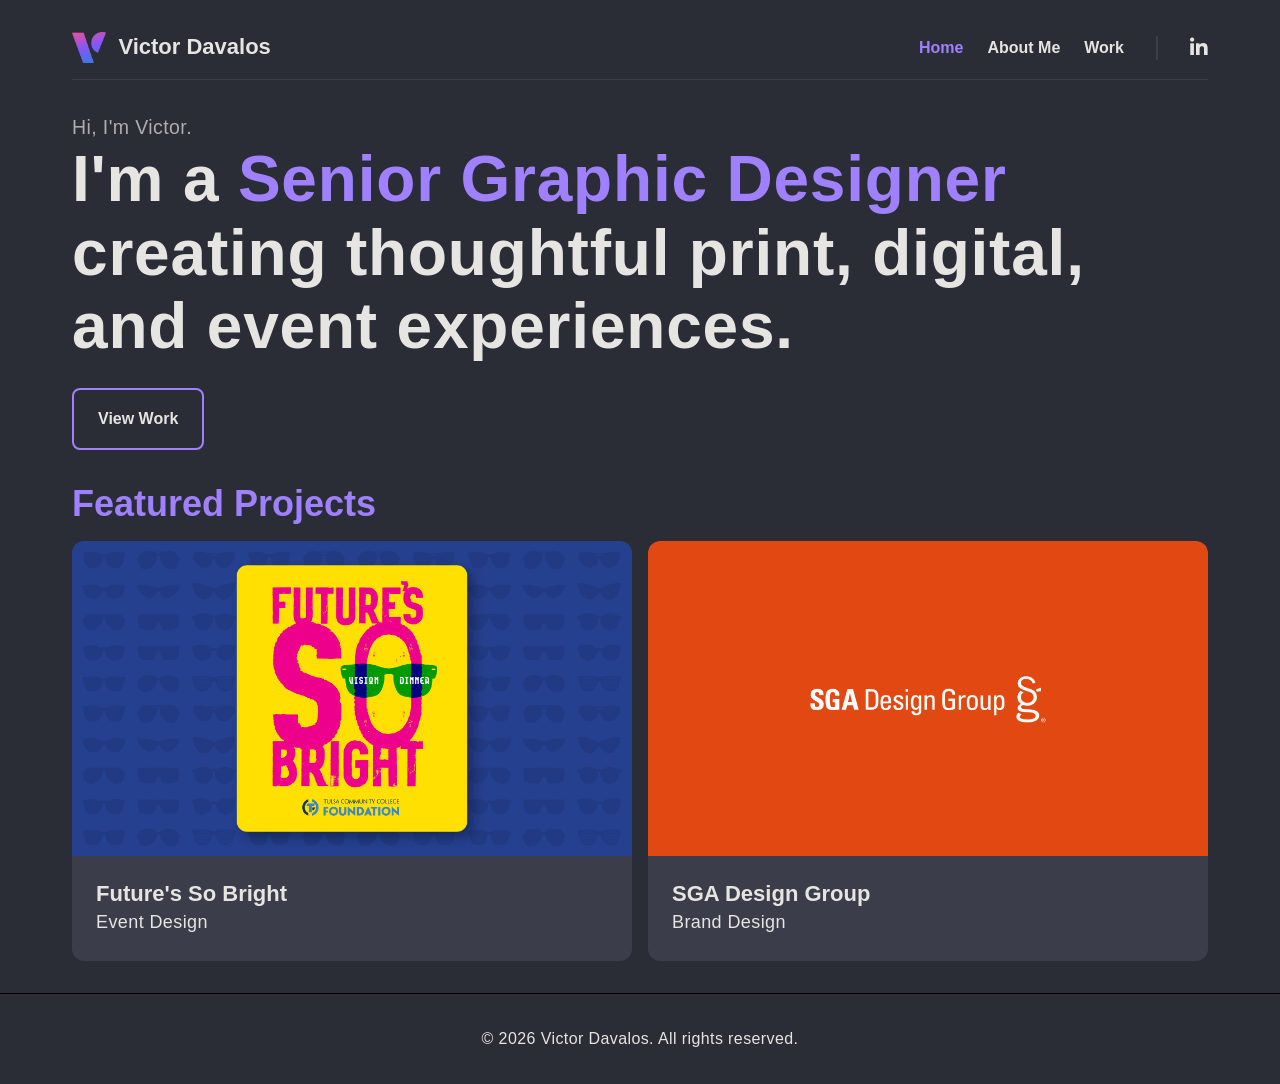
<file: index.html>
<!doctype html>
<html lang="en">
  <head>
    <meta charset="UTF-8" />
    <meta name="viewport" content="width=device-width, initial-scale=1.0" />

    <title>Home — Victor Davalos, Senior Graphic Designer</title>
    <meta
      name="description"
      content="Portfolio of Victor Davalos, a senior graphic designer specializing in print, digital, and presentation design for nonprofit and corporate clients."
    />

    <!-- Canonical Linking -->
    <link rel="canonical" href="https://victordavalos.com/" />

    <!-- Favicon -->
    <link rel="icon" href="images/victor-favicon.png" type="image/png" />

    <!-- Stylesheets -->
    <link rel="stylesheet" href="css/styles.css" />
    <link rel="stylesheet" href="fonts/general-sans.css" />

    <!-- Font Awesome -->
    <link
      rel="stylesheet"
      href="https://cdnjs.cloudflare.com/ajax/libs/font-awesome/6.5.0/css/all.min.css"
      crossorigin="anonymous"
      referrerpolicy="no-referrer"
    />

    <!-- Google Analytics -->
    <script
      async
      src="https://www.googletagmanager.com/gtag/js?id=G-G0QV179QLV"
    ></script>
    <script>
      window.dataLayer = window.dataLayer || [];
      function gtag() {
        dataLayer.push(arguments);
      }
      gtag("js", new Date());
      gtag("config", "G-G0QV179QLV");
    </script>
  </head>

  <body>
    <div id="header"></div>

    <main>
      <section class="mb-4">
        <div class="container splash-content">
          <p class="eyebrow">Hi, I'm Victor.</p>
          <h1 class="mb-3">
            I'm a
            <span class="accent-color">Senior Graphic Designer</span>
            creating thoughtful print, digital, and event experiences.
          </h1>

          <a href="work.html" class="splash-button">View Work</a>
        </div>
      </section>

      <section class="container mb-4">
        <h2 class="mb-2">Featured Projects</h2>

        <div class="projects-grid">
          <a href="future-so-bright.html" class="project-card">
            <img
              src="images/future-so-bright/TCCF_FutureSoBright_Thumbnail.png"
              alt="Future's So Bright Event Design"
              width="1920"
              height="1080"
              loading="lazy"
            />
            <div class="project-info">
              <h3>Future's So Bright</h3>
              <p>Event Design</p>
            </div>
          </a>

          <a href="sga-design-group.html" class="project-card">
            <img
              src="images/SGA-design-group/sga thumbnail.png"
              alt="SGA Design Group Brand Design"
              width="1920"
              height="1080"
              loading="lazy"
            />
            <div class="project-info">
              <h3>SGA Design Group</h3>
              <p>Brand Design</p>
            </div>
          </a>
        </div>
      </section>
    </main>

    <div id="footer"></div>
    <script src="script.js"></script>
  </body>
</html>
</file>
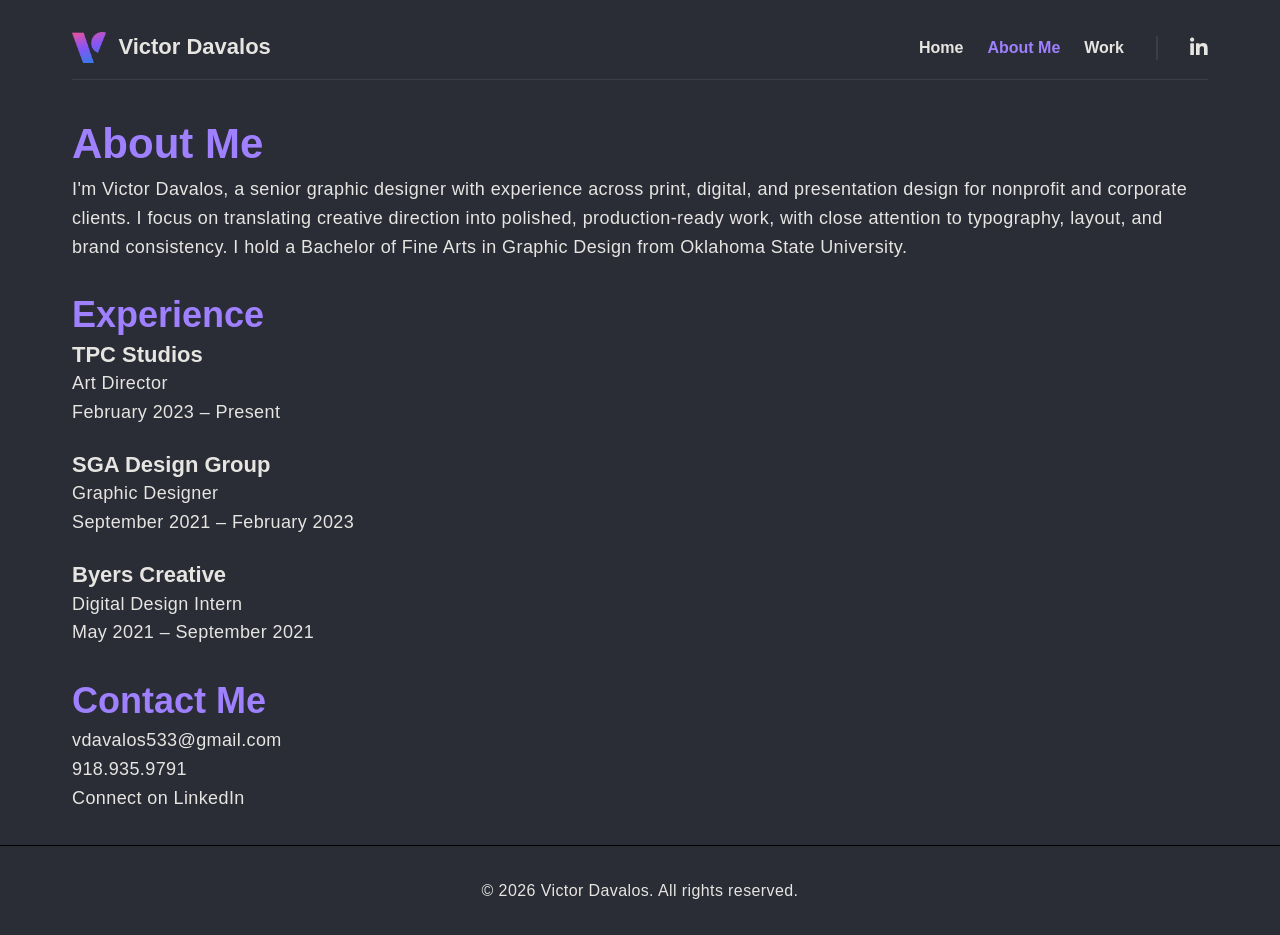
<file: about.html>
<!doctype html>
<html lang="en">
  <head>
    <meta charset="UTF-8" />
    <meta name="viewport" content="width=device-width, initial-scale=1.0" />

    <title>About — Victor Davalos, Senior Graphic Designer</title>
    <meta
      name="description"
      content="Portfolio of Victor Davalos, a senior graphic designer specializing in print, digital, and presentation design for nonprofit and corporate clients."
    />

    <link rel="icon" href="images/victor-favicon.png" type="image/png" />

    <link rel="stylesheet" href="css/styles.css" />
    <link rel="stylesheet" href="fonts/general-sans.css" />

    <!-- Canonical Linking -->
    <link rel="canonical" href="https://victordavalos.com/about" />

    <!-- Font Awesome -->
    <link
      rel="stylesheet"
      href="https://cdnjs.cloudflare.com/ajax/libs/font-awesome/6.5.0/css/all.min.css"
      xintegrity="sha512-..."
      crossorigin="anonymous"
      referrerpolicy="no-referrer"
    />

    <!-- Google tag (gtag.js) -->
    <script
      async
      src="https://www.googletagmanager.com/gtag/js?id=G-G0QV179QLV"
    ></script>
    <script>
      window.dataLayer = window.dataLayer || [];
      function gtag() {
        dataLayer.push(arguments);
      }
      gtag("js", new Date());

      gtag("config", "G-G0QV179QLV");
    </script>
  </head>

  <body>
    <div id="header"></div>

    <main>
      <section class="container about-me mb-4">
        <h1>About Me</h1>
        <p>
          I'm Victor Davalos, a senior graphic designer with experience across
          print, digital, and presentation design for nonprofit and corporate
          clients. I focus on translating creative direction into polished,
          production-ready work, with close attention to typography, layout, and
          brand consistency. I hold a Bachelor of Fine Arts in Graphic Design
          from Oklahoma State University.
        </p>
      </section>

      <section class="container experience mb-4">
        <h2 id="experience-heading">Experience</h2>

        <article class="job-container">
          <header>
            <h3 class="company">TPC Studios</h3>
            <p class="title">Art Director</p>
            <p class="dates">February 2023 – Present</p>
          </header>
        </article>

        <article class="job-container">
          <header>
            <h3 class="company">SGA Design Group</h3>
            <p class="title">Graphic Designer</p>
            <p class="dates">September 2021 – February 2023</p>
          </header>
        </article>

        <article class="job-container">
          <header>
            <h3 class="company">Byers Creative</h3>
            <p class="title">Digital Design Intern</p>
            <p class="dates">May 2021 – September 2021</p>
          </header>
        </article>
      </section>

      <section class="container contact-me mb-4">
        <header>
          <h2>Contact Me</h2>
        </header>
        <p>
          <a href="mailto:vdavalos533@gmail.com">vdavalos533@gmail.com</a>
        </p>
        <p>
          <a href="tel:+19189359791">918.935.9791</a>
        </p>
        <p>
          <a
            href="https://www.linkedin.com/in/victor-davalos-263897178/"
            target="_blank"
            rel="noopener"
          >
            Connect on LinkedIn
          </a>
        </p>
      </section>
    </main>
    <div id="footer"></div>
    <script src="script.js"></script>
  </body>
</html>
</file>
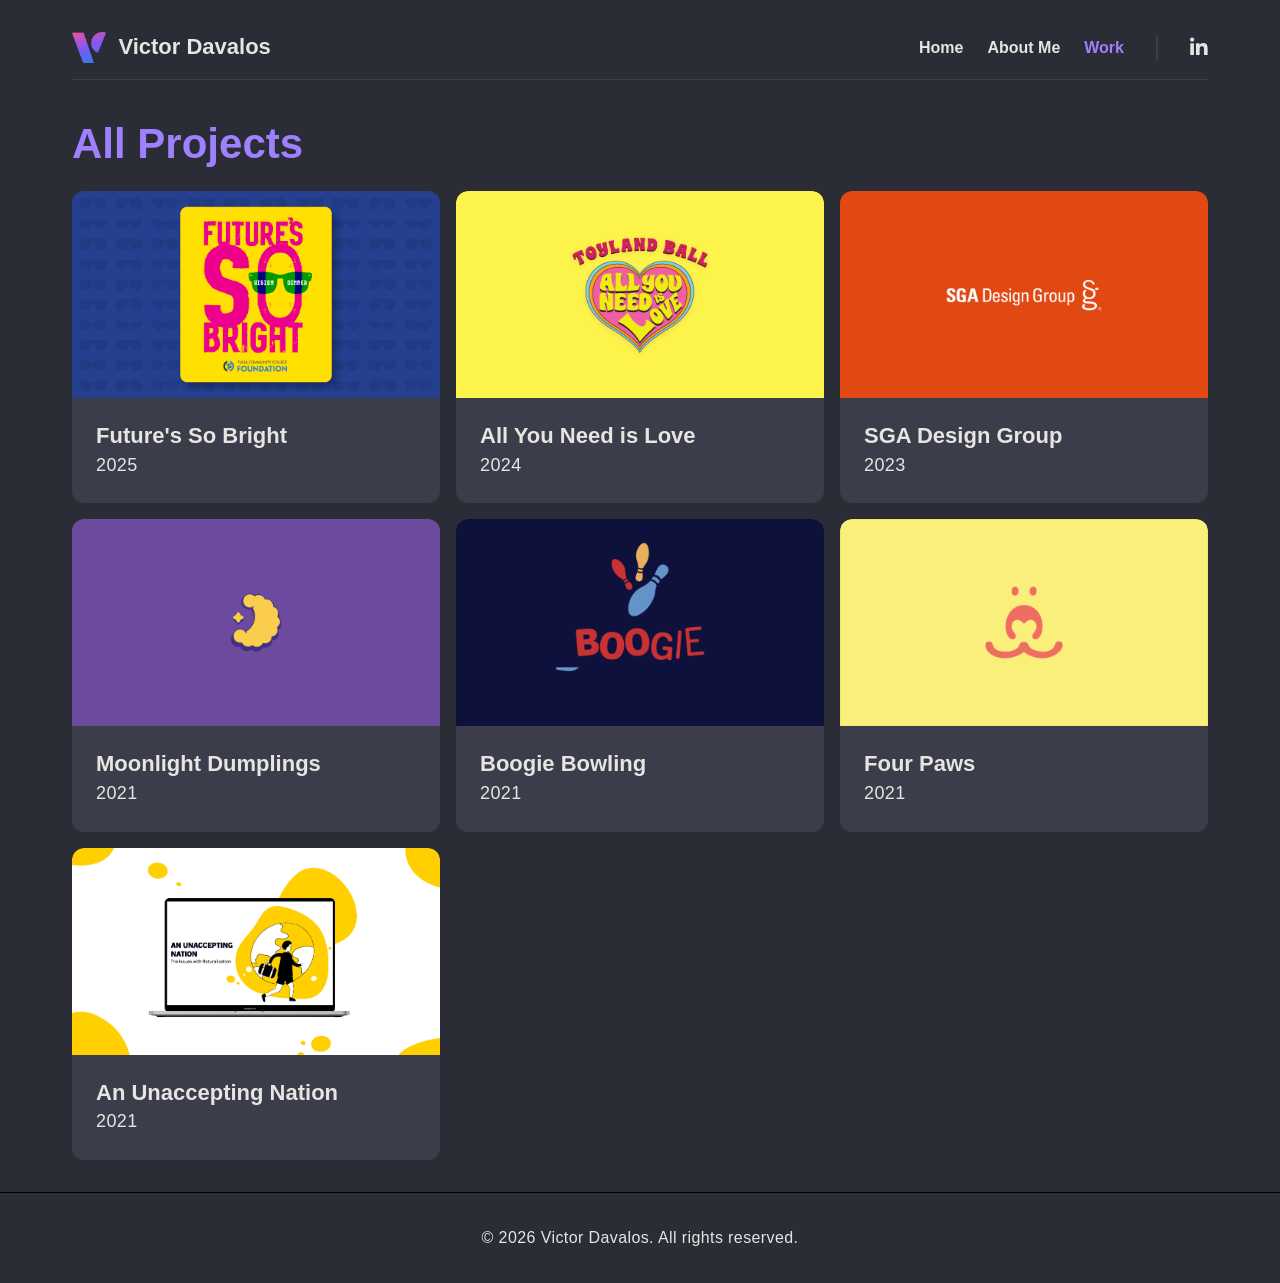
<file: work.html>
<!doctype html>
<html lang="en">
  <head>
    <meta charset="UTF-8" />
    <meta name="viewport" content="width=device-width, initial-scale=1.0" />

    <title>Work — Victor Davalos, Senior Graphic Designer</title>

    <link rel="icon" href="images/victor-favicon.png" type="image/png" />

    <link rel="stylesheet" href="css/styles.css" />
    <link rel="stylesheet" href="fonts/general-sans.css" />

    <!-- Canonical Linking -->
    <link rel="canonical" href="https://victordavalos.com/work" />

    <!-- Font Awesome -->
    <link
      rel="stylesheet"
      href="https://cdnjs.cloudflare.com/ajax/libs/font-awesome/6.5.0/css/all.min.css"
      xintegrity="sha512-..."
      crossorigin="anonymous"
      referrerpolicy="no-referrer"
    />

    <!-- Google tag (gtag.js) -->
    <script
      async
      src="https://www.googletagmanager.com/gtag/js?id=G-G0QV179QLV"
    ></script>
    <script>
      window.dataLayer = window.dataLayer || [];
      function gtag() {
        dataLayer.push(arguments);
      }
      gtag("js", new Date());

      gtag("config", "G-G0QV179QLV");
    </script>
  </head>

  <body>
    <div id="header"></div>
    <main>
      <section class="container mb-4">
        <h1 class="mb-2">All Projects</h1>
        <div class="projects-grid">
          <a href="future-so-bright.html" class="project-card">
            <img
              src="images/future-so-bright/TCCF_FutureSoBright_Thumbnail.png"
              alt="Future's So Bright Thumbnail"
            />
            <div class="project-info">
              <h3>Future's So Bright</h3>
              <p>2025</p>
            </div>
          </a>
          <a href="all-you-need-is-love.html" class="project-card">
            <img
              src="images/toyland-ball/toylandball thumbnail.png"
              alt="Toyland Ball Thumbnail"
            />
            <div class="project-info">
              <h3>All You Need is Love</h3>
              <p>2024</p>
            </div>
          </a>
          <a href="sga-design-group.html" class="project-card">
            <img
              src="images/SGA-design-group/sga thumbnail.png"
              alt="SGA Thumbnail"
            />
            <div class="project-info">
              <h3>SGA Design Group</h3>
              <p>2023</p>
            </div>
          </a>
          <a href="moonlight-dumplings.html" class="project-card">
            <img
              src="images/moonlight-dumplings/Moonlight_Cover_Image.png"
              alt="Moonlight Dumplings Thumbnail"
            />
            <div class="project-info">
              <h3>Moonlight Dumplings</h3>
              <p>2021</p>
            </div>
          </a>
          <a href="boogie-bowling.html" class="project-card">
            <img
              src="images/boogie-bowling/BoogieBowling_Cover_Logo.gif"
              alt="Boogie Bowling Thumbnail"
            />
            <div class="project-info">
              <h3>Boogie Bowling</h3>
              <p>2021</p>
            </div>
          </a>
          <a href="four-paws.html" class="project-card">
            <img
              src="images/four-paws/FourPaws_Cover_Animation.gif"
              alt="Four Paws Thumbnail"
            />
            <div class="project-info">
              <h3>Four Paws</h3>
              <p>2021</p>
            </div>
          </a>
          <a href="an-unaccepting-nation.html" class="project-card">
            <img
              src="images/an-unaccepting-nation/An_Unaccepting_Nation_Cover_Image.png"
              alt="An Unaccepting Nation Thumbnail"
            />
            <div class="project-info">
              <h3>An Unaccepting Nation</h3>
              <p>2021</p>
            </div>
          </a>
        </div>
      </section>
    </main>
    <div id="footer"></div>
    <script src="script.js"></script>
  </body>
</html>
</file>
<file: css/styles.css>
/* ===================================
   CSS VARIABLES
   =================================== */
:root {
  --primary: #9f80ff;
  --charcoal: #2a2c36;
  --softnoir: #3b3d4a;
  --accent: #e6e5e1;
}

/* ===================================
   BASE STYLES
   =================================== */
* {
  margin: 0;
  padding: 0;
  box-sizing: border-box;
}

html {
  height: 100%;
  font-size: 16px;
  font-family: "General Sans", sans-serif;
  scroll-behavior: smooth;
}

body {
  min-height: 100vh;
  display: flex;
  flex-direction: column;
  background-color: var(--charcoal);
  color: var(--accent);
  line-height: 1.6;
}

body.no-scroll,
body.menu-open {
  height: 100%;
  overflow: hidden;
  width: 100%;
}

body.menu-open {
  background-color: var(--softnoir);
}

main {
  flex: 1;
}

/* ===================================
   TYPOGRAPHY
   =================================== */
h1 {
  font-size: clamp(1.75rem, 1.73vw + 1.328rem, 2.625rem);
  line-height: 1.5;
  font-weight: 600;
  color: var(--primary);
}

h2 {
  font-size: clamp(1.75rem, 1.576rem + 0.87vw, 2.25rem);
  line-height: 1.2;
  color: var(--primary);
  font-weight: 600;
  margin-bottom: 0.25rem;
}

h3 {
  font-size: clamp(1.25rem, 1.2083rem + 0.2222vw, 1.375rem);
  line-height: 1.3;
  font-weight: 600;
  color: var(--accent);
}

h4 {
  font-size: clamp(1.125rem, 1.038rem + 0.435vw, 1.375rem);
  line-height: 1.4;
}

p {
  font-size: clamp(1rem, 0.95rem + 0.3vw, 1.125rem);
  letter-spacing: 0.025rem;
  line-height: 1.6em;
  color: var(--accent);
}

strong {
  font-weight: 600;
}

ul {
  padding-left: 1.25rem;
}

li {
  margin-bottom: 0.5rem;
}

/* ===================================
   LAYOUT CONTAINERS
   =================================== */
.container {
  max-width: 1200px;
  width: 100%;
  padding: 0 2rem;
  margin: 0 auto;
}

/* ===================================
   Accent Colors
   =================================== */

.accent-color {
  color: var(--primary);
}

/* ===================================
   ACCESSIBILITY
   =================================== */
a:focus-visible,
button:focus-visible {
  outline: 2px solid var(--primary);
  outline-offset: 2px;
}

/* ===================================
   NAVIGATION
   =================================== */
.site-nav {
  background-color: var(--charcoal);
  width: 100%;
  z-index: 1000;
}

.nav-container {
  max-width: 1200px;
  margin: 0 auto;
  padding: 1rem 2rem;
}

.nav-inner {
  display: flex;
  align-items: center;
  height: 64px;
  justify-content: space-between;
  border-bottom: 1px solid var(--softnoir);
}

.site-title {
  display: flex;
  align-items: center;
  text-decoration: none;
  cursor: pointer;
}

.site-title a {
  color: inherit;
  text-decoration: none;
}

.site-title span {
  font-weight: 600;
  font-size: clamp(1.125rem, 1.038rem + 0.435vw, 1.375rem);
  margin-left: 0.75rem;
  line-height: 1;
  white-space: nowrap;
  color: var(--accent);
}

.site-logo {
  display: block;
  object-fit: contain;
  max-height: 32px;
  max-width: 265px;
  width: auto;
  height: auto;
}

.menu-toggle {
  position: relative;
  width: 36px;
  height: 24px;
  background: none;
  border: none;
  cursor: pointer;
  z-index: 1100;
  display: flex;
  align-items: center;
  justify-content: center;
  padding: 0;
  color: var(--accent);
  transform: translateY(-2px);
}

.menu-toggle span {
  display: block;
  position: absolute;
  width: 24px;
  height: 3px;
  background-color: var(--accent);
  border-radius: 3px;
  transition: all 0.3s ease;
  top: 50%;
  left: 50%;
  transform: translate(-50%, -50%);
}

.menu-toggle span::before,
.menu-toggle span::after {
  content: "";
  display: block;
  position: absolute;
  width: 24px;
  height: 3px;
  background-color: var(--accent);
  border-radius: 3px;
  transition: all 0.3s ease;
  left: 0;
}

.menu-toggle span::before {
  top: -8px;
}

.menu-toggle span::after {
  top: 8px;
}

.menu-toggle.active span {
  background-color: transparent;
}

.menu-toggle.active span::before {
  top: 0;
  transform: rotate(45deg);
}

.menu-toggle.active span::after {
  top: 0;
  transform: rotate(-45deg);
}

.menu {
  display: flex;
  position: fixed;
  top: 0;
  left: 0;
  width: 100vw;
  height: 100vh;
  background-color: var(--softnoir);
  flex-direction: column;
  align-items: center;
  justify-content: center;
  gap: 3rem;
  opacity: 0;
  pointer-events: none;
  transform: translateY(-20px);
  transition:
    transform 0.4s cubic-bezier(0.4, 0, 0.2, 1),
    opacity 0.4s cubic-bezier(0.4, 0, 0.2, 1);
  z-index: 999;
}

.menu.active {
  opacity: 1;
  pointer-events: auto;
  transform: translateY(0);
}

.menu.active .menu-list li {
  opacity: 1;
  transform: translateY(0);
  transition-delay: 0.15s;
}

.menu-list {
  display: flex;
  list-style: none;
  flex-direction: column;
  gap: 2rem;
  width: 100%;
  padding: 0 5rem;
  text-align: center;
  align-items: flex-start;
}

.menu-list li {
  width: 100%;
  border-bottom: 1px solid rgba(255, 255, 255, 0.1);
  padding-bottom: 0.5rem;
  opacity: 0;
  transform: translateY(10px);
  transition:
    opacity 0.3s ease,
    transform 0.3s ease;
}

.menu-list li a {
  display: block;
  width: 100%;
  color: var(--accent);
  font-weight: 600;
  text-decoration: none;
  transition: color 0.2s ease;
}

.menu-list li a:hover,
.menu-list li a.active {
  color: var(--primary);
}

.menu-social {
  list-style: none;
  display: flex;
  gap: 1.5rem;
  padding: 0;
  margin: 0;
  justify-content: center;
}

.menu-social li a {
  color: var(--accent);
  transition:
    color 0.2s ease,
    transform 0.2s ease;
}

.menu-social li a:hover {
  color: var(--primary);
  transform: scale(1.1);
}

.nav-divider {
  display: none;
}

/* ===================================
   SPLASH SECTION
   =================================== */

.splash-content {
  display: flex;
  flex-direction: column;
  justify-content: center;
}

.eyebrow {
  font-size: clamp(0.95rem, 0.9rem + 0.4vw, 1.25rem);
  font-weight: 500;
  color: rgba(230, 229, 225, 0.7);
}

.splash-content h1 {
  font-size: clamp(1.75rem, 1rem + 3.75vw, 4.75rem);
  font-weight: 600;
  line-height: 1.15;
  letter-spacing: 0.05rem;
  color: var(--accent);
}

.accent-color {
  color: var(--primary);
}

.splash-button {
  display: inline-flex;
  align-items: center;
  justify-content: center;

  width: fit-content;

  padding: 1rem 1.5rem;

  border: 2px solid var(--primary);
  border-radius: 8px;

  color: var(--accent);
  text-decoration: none;
  font-weight: 600;

  transition: all 0.25s ease;
}

.splash-button:hover {
  transform: translateY(-4px);
  background: var(--primary);
  color: var(--charcoal);
}

/* ===================================
   PROJECTS
   =================================== */
.projects-grid {
  display: grid;
  gap: 1rem;
  grid-template-columns: repeat(auto-fit, minmax(300px, 1fr));
  max-width: 1200px;
  margin: 0 auto;
}

.project-card {
  display: block;
  border-radius: 12px;
  background-color: var(--softnoir);
  transition:
    transform 0.3s ease,
    box-shadow 0.3s ease;
  overflow: hidden;
  height: 100%;
  text-decoration: none;
  color: inherit;
  outline: none;
}

.project-card:hover {
  transform: translateY(-6px);
  box-shadow:
    0 0 0 2px var(--primary),
    0 12px 24px rgba(0, 0, 0, 0.1);
}

.project-card:focus-visible {
  box-shadow: 0 0 0 2px var(--primary);
}

.project-card img {
  display: block;
  width: 100%;
  height: auto;
  border-radius: 12px 12px 0 0;
}

.project-card .project-info {
  padding: 1.5em;
}

.project-card h3 {
  color: var(--accent);
}

.project-card .project-link {
  display: inline-block;
  margin-top: 0.75rem;
  color: var(--primary);
  font-weight: 600;
  text-decoration: none;
  transition: all 0.2s ease-in-out;
}

.project-card .project-link:hover {
  text-decoration: underline;
  transform: translateX(2px);
}

/* ===================================
   Back to Top Button
   =================================== */
#backToTop {
  position: fixed;
  bottom: 2rem;
  right: 2rem;
  width: 48px;
  height: 48px;
  border-radius: 50%;
  border: none;
  background: var(--primary, #222);
  color: #fff;
  display: flex;
  align-items: center;
  justify-content: center;
  cursor: pointer;
  opacity: 0;
  visibility: hidden;
  transform: translateY(10px);
  transition:
    opacity 0.3s ease,
    transform 0.3s ease,
    visibility 0.3s;
  z-index: 999;
}

#backToTop.visible {
  opacity: 1;
  visibility: visible;
  transform: translateY(0);
}

#backToTop:hover {
  opacity: 0.85;
}

/* ===================================
   WORK/JOB ENTRIES
   =================================== */
.job-container {
  margin-bottom: 1.5rem;
}

.job-container:last-child {
  margin-bottom: 0;
}

.work-entry {
  animation: fadeInUp 0.4s ease both;
}

.work-heading {
  display: flex;
  flex-direction: column;
  gap: 0.25rem;
}

.work-title {
  font-weight: 600;
  letter-spacing: -0.5px;
  margin: 0;
}

.work-meta {
  font-weight: 400;
  display: flex;
  gap: 0.5rem;
  align-items: center;
}

.separator {
  opacity: 0.6;
}

.work-line {
  width: 100%;
  height: 1px;
  background: var(--accent);
  margin: 1rem 0;
}

/* ===================================
   CONTACT
   =================================== */
.contact-link,
.contact-me a {
  color: var(--accent);
  text-decoration: none;
  transition: color 0.2s ease;
}

.contact-link:hover,
.contact-me a:hover {
  color: var(--primary);
}

/* ===================================
   IMAGE GRID & LIGHTBOX
   =================================== */
.image-grid {
  display: grid;
  grid-template-columns: 1fr;
  gap: 1.5rem;
}

.image-grid.two-column {
  grid-template-columns: repeat(2, 1fr);
}

.image-grid figure {
  background-color: var(--softnoir);
  border-radius: 12px;
  margin: 0;
  overflow: hidden;
  transition:
    transform 0.3s ease,
    box-shadow 0.3s ease;
  box-shadow: 0 4px 12px rgba(0, 0, 0, 0.06);
}

.image-grid figure:hover {
  transform: translateY(-6px);
  box-shadow:
    0 0 0 2px var(--primary),
    0 12px 24px rgba(0, 0, 0, 0.1);
}

.image-grid figure img {
  display: block;
  width: 100%;
  height: auto;
  background-color: var(--softnoir);
}

.image-grid figure figcaption {
  text-align: center;
  padding: 1em;
}

.image-grid:focus-visible {
  box-shadow: 0 0 0 2px var(--primary);
  border-radius: 12px;
}

.grid-title {
  margin-bottom: 0.75rem;
}

.lightbox {
  display: none;
  position: fixed;
  inset: 0;
  background-color: var(--softnoir);
  justify-content: center;
  align-items: center;
  z-index: 1200;
}

.lightbox-full {
  max-width: 90%;
  max-height: 90%;
  border-radius: 12px;
  animation: fadeIn 0.3s ease;
}

.lightbox-close {
  position: absolute;
  top: 2rem;
  right: 2rem;
  color: white;
  cursor: pointer;
}

.lightbox-prev,
.lightbox-next {
  position: absolute;
  top: 50%;
  transform: translateY(-50%);
  color: white;
  background: none;
  border: none;
  cursor: pointer;
  z-index: 1001;
  padding: 0 1rem;
  opacity: 0.8;
  transition: opacity 0.2s;
}

.lightbox-prev:hover,
.lightbox-next:hover {
  opacity: 1;
}

.lightbox-prev {
  left: 1rem;
}

.lightbox-next {
  right: 1rem;
}

/* ===================================
   FOOTER
   =================================== */
.site-footer {
  color: var(--accent);
  background-color: var(--charcoal);
  border-top: 1px solid #000;
  padding: 2rem;
}

.footer-content {
  text-align: center;
}

.footer-content p {
  font-size: clamp(0.9375rem, 0.9rem + 0.2vw, 1rem);
}

/* ===================================
   SPACING UTILITIES
   =================================== */
.mt-0 {
  margin-top: 0;
}
.mb-0 {
  margin-bottom: 0;
}
.pt-0 {
  padding-top: 0;
}
.pb-0 {
  padding-bottom: 0;
}
.ml-0 {
  margin-left: 0;
}
.mr-0 {
  margin-right: 0;
}
.pl-0 {
  padding-left: 0;
}
.pr-0 {
  padding-right: 0;
}

.mt-1 {
  margin-top: 0.5rem;
}
.mb-1 {
  margin-bottom: 0.5rem;
}
.pt-1 {
  padding-top: 0.5rem;
}
.pb-1 {
  padding-bottom: 0.5rem;
}
.ml-1 {
  margin-left: 0.5rem;
}
.mr-1 {
  margin-right: 0.5rem;
}
.pl-1 {
  padding-left: 0.5rem;
}
.pr-1 {
  padding-right: 0.5rem;
}

.mt-2 {
  margin-top: 1rem;
}
.mb-2 {
  margin-bottom: 1rem;
}
.pt-2 {
  padding-top: 1rem;
}
.pb-2 {
  padding-bottom: 1rem;
}
.ml-2 {
  margin-left: 1rem;
}
.mr-2 {
  margin-right: 1rem;
}
.pl-2 {
  padding-left: 1rem;
}
.pr-2 {
  padding-right: 1rem;
}

.mt-3 {
  margin-top: 1.5rem;
}
.mb-3 {
  margin-bottom: 1.5rem;
}
.pt-3 {
  padding-top: 1.5rem;
}
.pb-3 {
  padding-bottom: 1.5rem;
}
.ml-3 {
  margin-left: 1.5rem;
}
.mr-3 {
  margin-right: 1.5rem;
}
.pl-3 {
  padding-left: 1.5rem;
}
.pr-3 {
  padding-right: 1.5rem;
}

.mt-4 {
  margin-top: 2rem;
}
.mb-4 {
  margin-bottom: 2rem;
}
.pt-4 {
  padding-top: 2rem;
}
.pb-4 {
  padding-bottom: 2rem;
}
.ml-4 {
  margin-left: 2rem;
}
.mr-4 {
  margin-right: 2rem;
}
.pl-4 {
  padding-left: 2rem;
}
.pr-4 {
  padding-right: 2rem;
}

.mt-5 {
  margin-top: 3rem;
}
.mb-5 {
  margin-bottom: 3rem;
}
.pt-5 {
  padding-top: 3rem;
}
.pb-5 {
  padding-bottom: 3rem;
}
.ml-5 {
  margin-left: 3rem;
}
.mr-5 {
  margin-right: 3rem;
}
.pl-5 {
  padding-left: 3rem;
}
.pr-5 {
  padding-right: 3rem;
}

.mt-6 {
  margin-top: 4rem;
}
.mb-6 {
  margin-bottom: 4rem;
}
.pt-6 {
  padding-top: 4rem;
}
.pb-6 {
  padding-bottom: 4rem;
}
.ml-6 {
  margin-left: 4rem;
}
.mr-6 {
  margin-right: 4rem;
}
.pl-6 {
  padding-left: 4rem;
}
.pr-6 {
  padding-right: 4rem;
}

/* ===================================
   ANIMATIONS
   =================================== */
@keyframes fadeIn {
  from {
    opacity: 0;
    transform: scale(0.98);
  }
  to {
    opacity: 1;
    transform: scale(1);
  }
}

@keyframes fadeInUp {
  from {
    opacity: 0;
    transform: translateY(10px);
  }
  to {
    opacity: 1;
    transform: translateY(0);
  }
}

/* ===================================
   MEDIA QUERIES – DESKTOP (1024px+)
   =================================== */
@media (min-width: 1024px) {
  /* Hide mobile menu toggle button */
  .menu-toggle {
    display: none;
  }
  /* Show menu as horizontal flex container and force visibility */
  .menu {
    display: flex !important;
    position: static;
    width: auto;
    height: auto;
    background-color: transparent;
    flex-direction: row;
    align-items: center;
    justify-content: flex-end;
    opacity: 1 !important;
    transform: none !important;
    gap: 2rem;
    padding: 0;
    pointer-events: auto;
    visibility: visible;
  }
  /* Nav list styling */
  .menu-list {
    display: flex;
    flex-direction: row;
    gap: 1.5rem;
    width: auto;
    padding: 0;
    margin: 0;
    text-align: left;
    align-items: center;
    height: 40px;
  }
  /* Remove bottom border from menu items */
  .menu-list li {
    width: auto;
    border-bottom: none;
    padding-bottom: 0;
    margin: 0;
    opacity: 1 !important;
    transform: none !important;
  }
  /* Links font size and width */
  .menu-list li a {
    width: auto;
    font-size: 1rem;
  }
  .menu-list li a:hover,
  .menu-list li a.active {
    color: var(--primary);
  }
  /* Vertical divider between nav and social */
  .nav-divider {
    display: block;
    width: 2px;
    height: 24px;
    background-color: var(--softnoir);
  }
  /* Social icons container */
  .menu-social {
    display: flex;
    flex-direction: row;
    gap: 1.5rem;
    margin: 0;
    padding: 0;
    justify-content: flex-start;
    align-items: center;
  }
  .menu-social li {
    margin-bottom: 0;
  }
  /* Social icons size */
  .menu-social li a {
    font-size: 1.25rem;
  }
  /* Align nav-inner children: logo left, nav + social right */
  .nav-inner {
    display: flex;
    justify-content: space-between;
    align-items: center;
    height: 64px;
  }
}

/* ===================================
   REDUCED MOTION
   =================================== */
@media (prefers-reduced-motion: reduce) {
  *,
  *::before,
  *::after {
    animation-duration: 0.01ms !important;
    animation-iteration-count: 1 !important;
    transition-duration: 0.01ms !important;
    scroll-behavior: auto !important;
  }
}
</file>
<file: fonts/general-sans.css>
/**
* @license
*
* Font Family: General Sans
* Designed by: Frode Helland
* URL: https://www.fontshare.com/fonts/general-sans
* © 2025 Indian Type Foundry
*
* General Sans Extralight 
* General Sans ExtralightItalic 
* General Sans Light 
* General Sans LightItalic 
* General Sans Regular 
* General Sans Italic 
* General Sans Medium 
* General Sans MediumItalic 
* General Sans Semibold 
* General Sans SemiboldItalic 
* General Sans Bold 
* General Sans BoldItalic 
* General Sans Variable (Variable font)
* General Sans VariableItalic (Variable font)

*
*/
@font-face {
  font-family: 'GeneralSans-Extralight';
  src: url('../fonts/GeneralSans-Extralight.woff2') format('woff2'),
       url('../fonts/GeneralSans-Extralight.woff') format('woff'),
       url('../fonts/GeneralSans-Extralight.ttf') format('truetype');
  font-weight: 200;
  font-display: swap;
  font-style: normal;
}
@font-face {
  font-family: 'GeneralSans-ExtralightItalic';
  src: url('../fonts/GeneralSans-ExtralightItalic.woff2') format('woff2'),
       url('../fonts/GeneralSans-ExtralightItalic.woff') format('woff'),
       url('../fonts/GeneralSans-ExtralightItalic.ttf') format('truetype');
  font-weight: 200;
  font-display: swap;
  font-style: italic;
}
@font-face {
  font-family: 'GeneralSans-Light';
  src: url('../fonts/GeneralSans-Light.woff2') format('woff2'),
       url('../fonts/GeneralSans-Light.woff') format('woff'),
       url('../fonts/GeneralSans-Light.ttf') format('truetype');
  font-weight: 300;
  font-display: swap;
  font-style: normal;
}
@font-face {
  font-family: 'GeneralSans-LightItalic';
  src: url('../fonts/GeneralSans-LightItalic.woff2') format('woff2'),
       url('../fonts/GeneralSans-LightItalic.woff') format('woff'),
       url('../fonts/GeneralSans-LightItalic.ttf') format('truetype');
  font-weight: 300;
  font-display: swap;
  font-style: italic;
}
@font-face {
  font-family: 'GeneralSans-Regular';
  src: url('../fonts/GeneralSans-Regular.woff2') format('woff2'),
       url('../fonts/GeneralSans-Regular.woff') format('woff'),
       url('../fonts/GeneralSans-Regular.ttf') format('truetype');
  font-weight: 400;
  font-display: swap;
  font-style: normal;
}
@font-face {
  font-family: 'GeneralSans-Italic';
  src: url('../fonts/GeneralSans-Italic.woff2') format('woff2'),
       url('../fonts/GeneralSans-Italic.woff') format('woff'),
       url('../fonts/GeneralSans-Italic.ttf') format('truetype');
  font-weight: 400;
  font-display: swap;
  font-style: italic;
}
@font-face {
  font-family: 'GeneralSans-Medium';
  src: url('../fonts/GeneralSans-Medium.woff2') format('woff2'),
       url('../fonts/GeneralSans-Medium.woff') format('woff'),
       url('../fonts/GeneralSans-Medium.ttf') format('truetype');
  font-weight: 500;
  font-display: swap;
  font-style: normal;
}
@font-face {
  font-family: 'GeneralSans-MediumItalic';
  src: url('../fonts/GeneralSans-MediumItalic.woff2') format('woff2'),
       url('../fonts/GeneralSans-MediumItalic.woff') format('woff'),
       url('../fonts/GeneralSans-MediumItalic.ttf') format('truetype');
  font-weight: 500;
  font-display: swap;
  font-style: italic;
}
@font-face {
  font-family: 'GeneralSans-Semibold';
  src: url('../fonts/GeneralSans-Semibold.woff2') format('woff2'),
       url('../fonts/GeneralSans-Semibold.woff') format('woff'),
       url('../fonts/GeneralSans-Semibold.ttf') format('truetype');
  font-weight: 600;
  font-display: swap;
  font-style: normal;
}
@font-face {
  font-family: 'GeneralSans-SemiboldItalic';
  src: url('../fonts/GeneralSans-SemiboldItalic.woff2') format('woff2'),
       url('../fonts/GeneralSans-SemiboldItalic.woff') format('woff'),
       url('../fonts/GeneralSans-SemiboldItalic.ttf') format('truetype');
  font-weight: 600;
  font-display: swap;
  font-style: italic;
}
@font-face {
  font-family: 'GeneralSans-Bold';
  src: url('../fonts/GeneralSans-Bold.woff2') format('woff2'),
       url('../fonts/GeneralSans-Bold.woff') format('woff'),
       url('../fonts/GeneralSans-Bold.ttf') format('truetype');
  font-weight: 700;
  font-display: swap;
  font-style: normal;
}
@font-face {
  font-family: 'GeneralSans-BoldItalic';
  src: url('../fonts/GeneralSans-BoldItalic.woff2') format('woff2'),
       url('../fonts/GeneralSans-BoldItalic.woff') format('woff'),
       url('../fonts/GeneralSans-BoldItalic.ttf') format('truetype');
  font-weight: 700;
  font-display: swap;
  font-style: italic;
}
/**
* This is a variable font
* You can control variable axes as shown below:
* font-variation-settings: wght 700.0;
*
* available axes:
'wght' (range from 200.0 to 700.0
*/
@font-face {
  font-family: 'GeneralSans-Variable';
  src: url('../fonts/GeneralSans-Variable.woff2') format('woff2'),
       url('../fonts/GeneralSans-Variable.woff') format('woff'),
       url('../fonts/GeneralSans-Variable.ttf') format('truetype');
  font-weight: 200 700;
  font-display: swap;
  font-style: normal;
}
/**
* This is a variable font
* You can control variable axes as shown below:
* font-variation-settings: wght 700.0;
*
* available axes:
'wght' (range from 200.0 to 700.0
*/
@font-face {
  font-family: 'GeneralSans-VariableItalic';
  src: url('../fonts/GeneralSans-VariableItalic.woff2') format('woff2'),
       url('../fonts/GeneralSans-VariableItalic.woff') format('woff'),
       url('../fonts/GeneralSans-VariableItalic.ttf') format('truetype');
  font-weight: 200 700;
  font-display: swap;
  font-style: italic;
}
</file>
